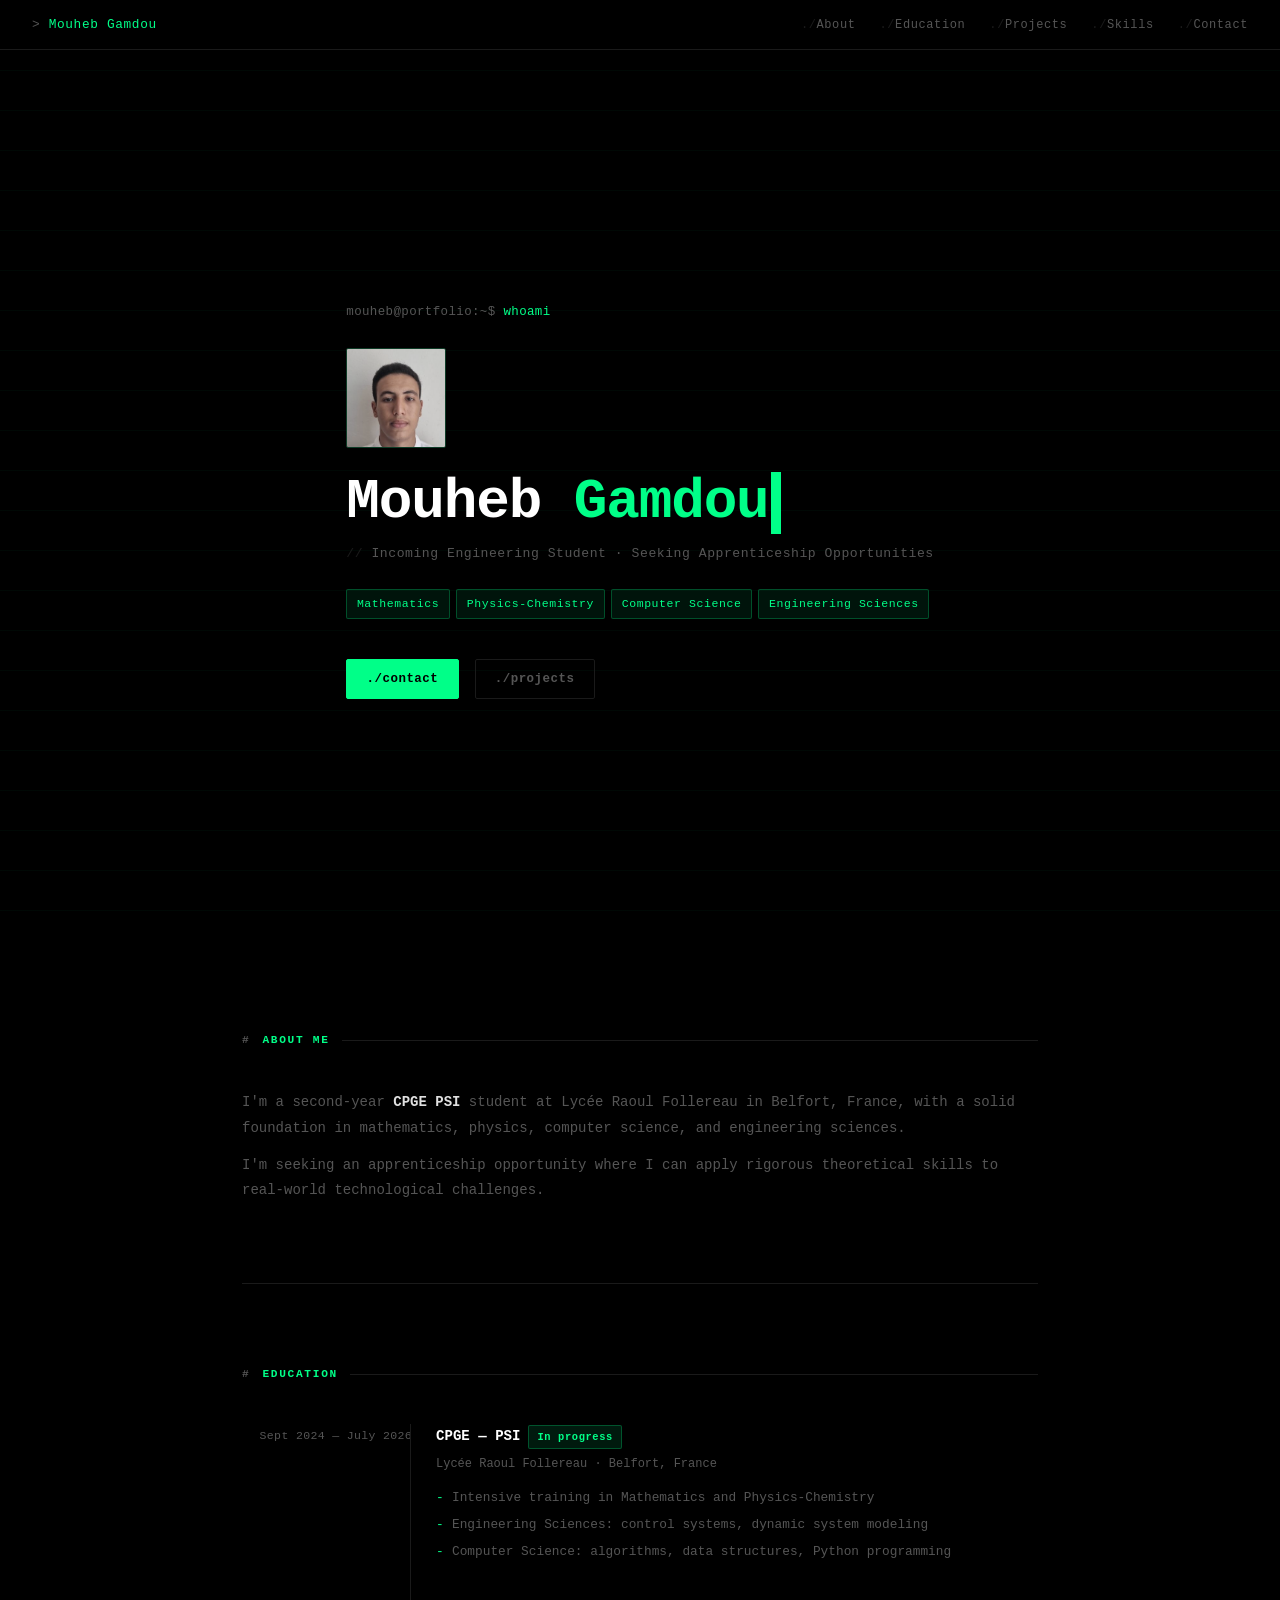
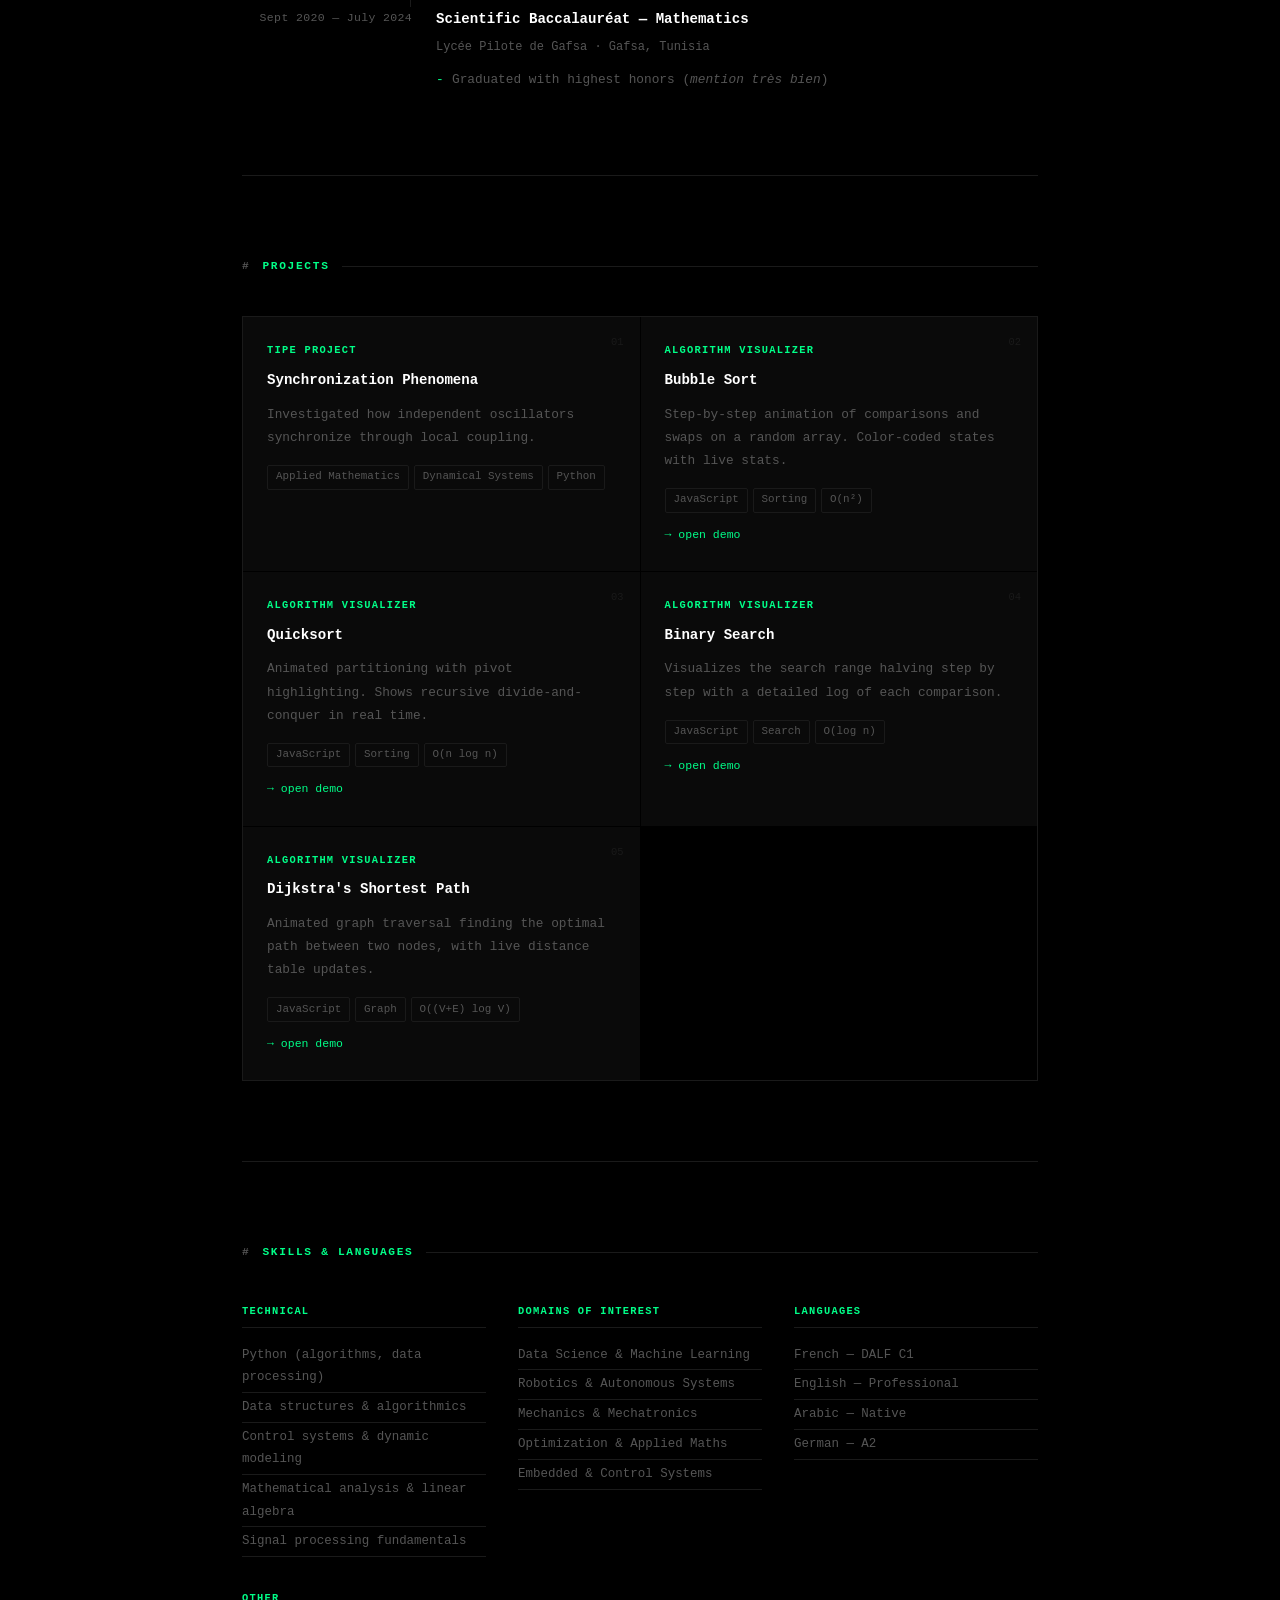
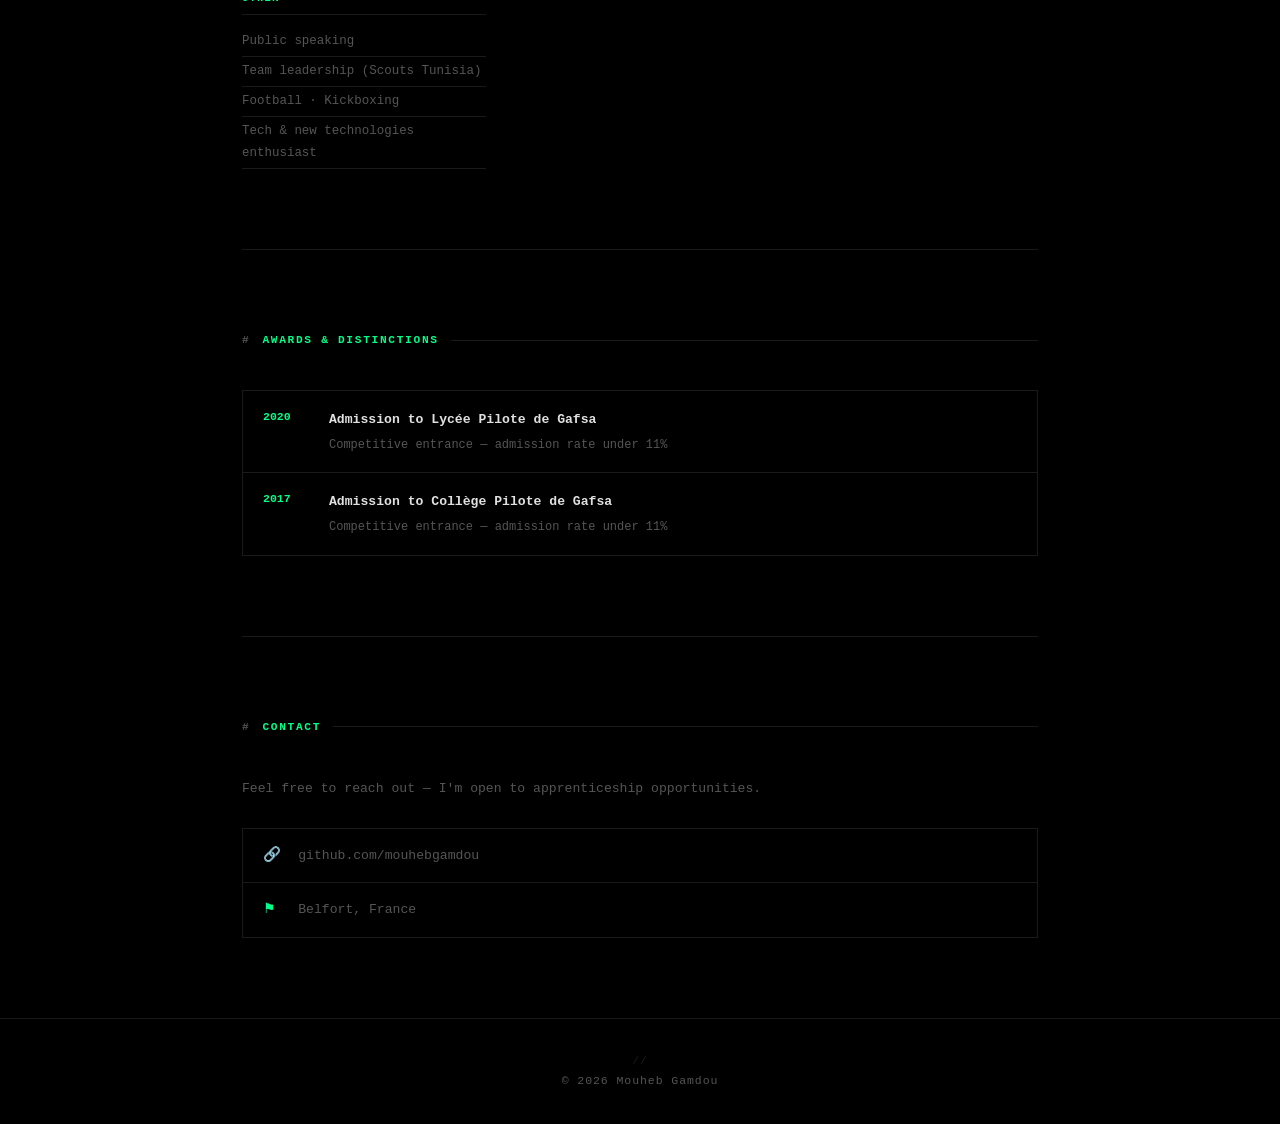
<file: index.html>
<!DOCTYPE html>
<html lang="en">
<head>
  <meta charset="UTF-8" />
  <meta name="viewport" content="width=device-width, initial-scale=1.0" />
  <title>Mouheb Gamdou</title>
  <link rel="stylesheet" href="style.css" />
</head>
<body>

  <nav>
    <span class="nav-name">Mouheb Gamdou</span>
    <ul>
      <li><a href="#about">About</a></li>
      <li><a href="#education">Education</a></li>
      <li><a href="#projects">Projects</a></li>
      <li><a href="#skills">Skills</a></li>
      <li><a href="#contact">Contact</a></li>
    </ul>
  </nav>

  <header id="hero">
    <div class="hero-content">
      <p class="hero-prompt">mouheb@portfolio:~$ <span>whoami</span></p>
      <img src="photo.png" alt="Mouheb Gamdou" class="hero-photo" />
      <h1>Mouheb <span class="accent">Gamdou</span><span class="cursor"></span></h1>
      <p class="hero-sub">Incoming Engineering Student · Seeking Apprenticeship Opportunities</p>
      <div class="hero-tags">
        <span>Mathematics</span>
        <span>Physics-Chemistry</span>
        <span>Computer Science</span>
        <span>Engineering Sciences</span>
      </div>
      <div class="hero-cta">
        <a href="#contact" class="btn-primary">./contact</a>
        <a href="#projects" class="btn-secondary">./projects</a>
      </div>
    </div>
  </header>

  <main>

    <section id="about">
      <h2>About Me</h2>
      <p>
        I'm a second-year <strong>CPGE PSI</strong> student at Lycée Raoul Follereau in Belfort, France,
        with a solid foundation in mathematics, physics, computer science, and engineering sciences.
      </p>
      <p>
        I'm seeking an apprenticeship opportunity where I can apply rigorous theoretical skills to real-world technological challenges.
      </p>
    </section>

    <section id="education">
      <h2>Education</h2>
      <div class="timeline">

        <div class="timeline-item">
          <div class="timeline-date">Sept 2024 — July 2026</div>
          <div class="timeline-body">
            <h3>CPGE — PSI <span class="tag">In progress</span></h3>
            <p class="institution">Lycée Raoul Follereau · Belfort, France</p>
            <ul>
              <li>Intensive training in Mathematics and Physics-Chemistry</li>
              <li>Engineering Sciences: control systems, dynamic system modeling</li>
              <li>Computer Science: algorithms, data structures, Python programming</li>
            </ul>
          </div>
        </div>

        <div class="timeline-item">
          <div class="timeline-date">Sept 2020 — July 2024</div>
          <div class="timeline-body">
            <h3>Scientific Baccalauréat — Mathematics</h3>
            <p class="institution">Lycée Pilote de Gafsa · Gafsa, Tunisia</p>
            <ul>
              <li>Graduated with highest honors (<em>mention très bien</em>)</li>
            </ul>
          </div>
        </div>

      </div>
    </section>

    <section id="projects">
      <h2>Projects</h2>
      <div class="card-grid">

        <div class="card" data-index="01">
          <div class="card-label">TIPE Project</div>
          <h3>Synchronization Phenomena</h3>
          <p>
            Investigated how independent oscillators synchronize through local coupling.
          </p>
          <div class="card-tags">
            <span>Applied Mathematics</span>
            <span>Dynamical Systems</span>
            <span>Python</span>
          </div>
        </div>

        <div class="card" data-index="02">
          <div class="card-label">Algorithm Visualizer</div>
          <h3>Bubble Sort</h3>
          <p>
            Step-by-step animation of comparisons and swaps on a random array. Color-coded states with live stats.
          </p>
          <div class="card-tags">
            <span>JavaScript</span>
            <span>Sorting</span>
            <span>O(n²)</span>
          </div>
          <a href="algorithms/bubble-sort.html" style="display:inline-block;margin-top:0.75rem;font-size:0.72rem;color:var(--accent);text-decoration:none;">→ open demo</a>
        </div>

        <div class="card" data-index="03">
          <div class="card-label">Algorithm Visualizer</div>
          <h3>Quicksort</h3>
          <p>
            Animated partitioning with pivot highlighting. Shows recursive divide-and-conquer in real time.
          </p>
          <div class="card-tags">
            <span>JavaScript</span>
            <span>Sorting</span>
            <span>O(n log n)</span>
          </div>
          <a href="algorithms/quicksort.html" style="display:inline-block;margin-top:0.75rem;font-size:0.72rem;color:var(--accent);text-decoration:none;">→ open demo</a>
        </div>

        <div class="card" data-index="04">
          <div class="card-label">Algorithm Visualizer</div>
          <h3>Binary Search</h3>
          <p>
            Visualizes the search range halving step by step with a detailed log of each comparison.
          </p>
          <div class="card-tags">
            <span>JavaScript</span>
            <span>Search</span>
            <span>O(log n)</span>
          </div>
          <a href="algorithms/binary-search.html" style="display:inline-block;margin-top:0.75rem;font-size:0.72rem;color:var(--accent);text-decoration:none;">→ open demo</a>
        </div>

        <div class="card" data-index="05">
          <div class="card-label">Algorithm Visualizer</div>
          <h3>Dijkstra's Shortest Path</h3>
          <p>
            Animated graph traversal finding the optimal path between two nodes, with live distance table updates.
          </p>
          <div class="card-tags">
            <span>JavaScript</span>
            <span>Graph</span>
            <span>O((V+E) log V)</span>
          </div>
          <a href="algorithms/dijkstra.html" style="display:inline-block;margin-top:0.75rem;font-size:0.72rem;color:var(--accent);text-decoration:none;">→ open demo</a>
        </div>

      </div>
    </section>

    <section id="skills">
      <h2>Skills & Languages</h2>
      <div class="skills-grid">

        <div class="skill-group">
          <h3>Technical</h3>
          <ul>
            <li>Python (algorithms, data processing)</li>
            <li>Data structures & algorithmics</li>
            <li>Control systems & dynamic modeling</li>
            <li>Mathematical analysis & linear algebra</li>
            <li>Signal processing fundamentals</li>
          </ul>
        </div>

        <div class="skill-group">
          <h3>Domains of Interest</h3>
          <ul>
            <li>Data Science & Machine Learning</li>
            <li>Robotics & Autonomous Systems</li>
            <li>Mechanics & Mechatronics</li>
            <li>Optimization & Applied Maths</li>
            <li>Embedded & Control Systems</li>
          </ul>
        </div>

        <div class="skill-group">
          <h3>Languages</h3>
          <ul>
            <li>French — DALF C1</li>
            <li>English — Professional</li>
            <li>Arabic — Native</li>
            <li>German — A2</li>
          </ul>
        </div>

        <div class="skill-group">
          <h3>Other</h3>
          <ul>
            <li>Public speaking</li>
            <li>Team leadership (Scouts Tunisia)</li>
            <li>Football · Kickboxing</li>
            <li>Tech & new technologies enthusiast</li>
          </ul>
        </div>

      </div>
    </section>

    <section id="awards">
      <h2>Awards & Distinctions</h2>
      <div class="award-list">
        <div class="award-item">
          <span class="award-year">2020</span>
          <div>
            <strong>Admission to Lycée Pilote de Gafsa</strong>
            <p>Competitive entrance — admission rate under 11%</p>
          </div>
        </div>
        <div class="award-item">
          <span class="award-year">2017</span>
          <div>
            <strong>Admission to Collège Pilote de Gafsa</strong>
            <p>Competitive entrance — admission rate under 11%</p>
          </div>
        </div>
      </div>
    </section>

    <section id="contact">
      <h2>Contact</h2>
      <p>Feel free to reach out — I'm open to apprenticeship opportunities.</p>
      <div class="contact-links">
        <a href="https://github.com/mouhebgamdou" class="contact-item" target="_blank" rel="noopener">
          <span class="contact-icon">&#128279;</span>
          github.com/mouhebgamdou
        </a>
        <span class="contact-item">
          <span class="contact-icon">&#9873;</span>
          Belfort, France
        </span>
      </div>
    </section>

  </main>

  <footer>
    <p>© 2026 Mouheb Gamdou</p>
  </footer>

  <script src="script.js"></script>
</body>
</html>
</file>
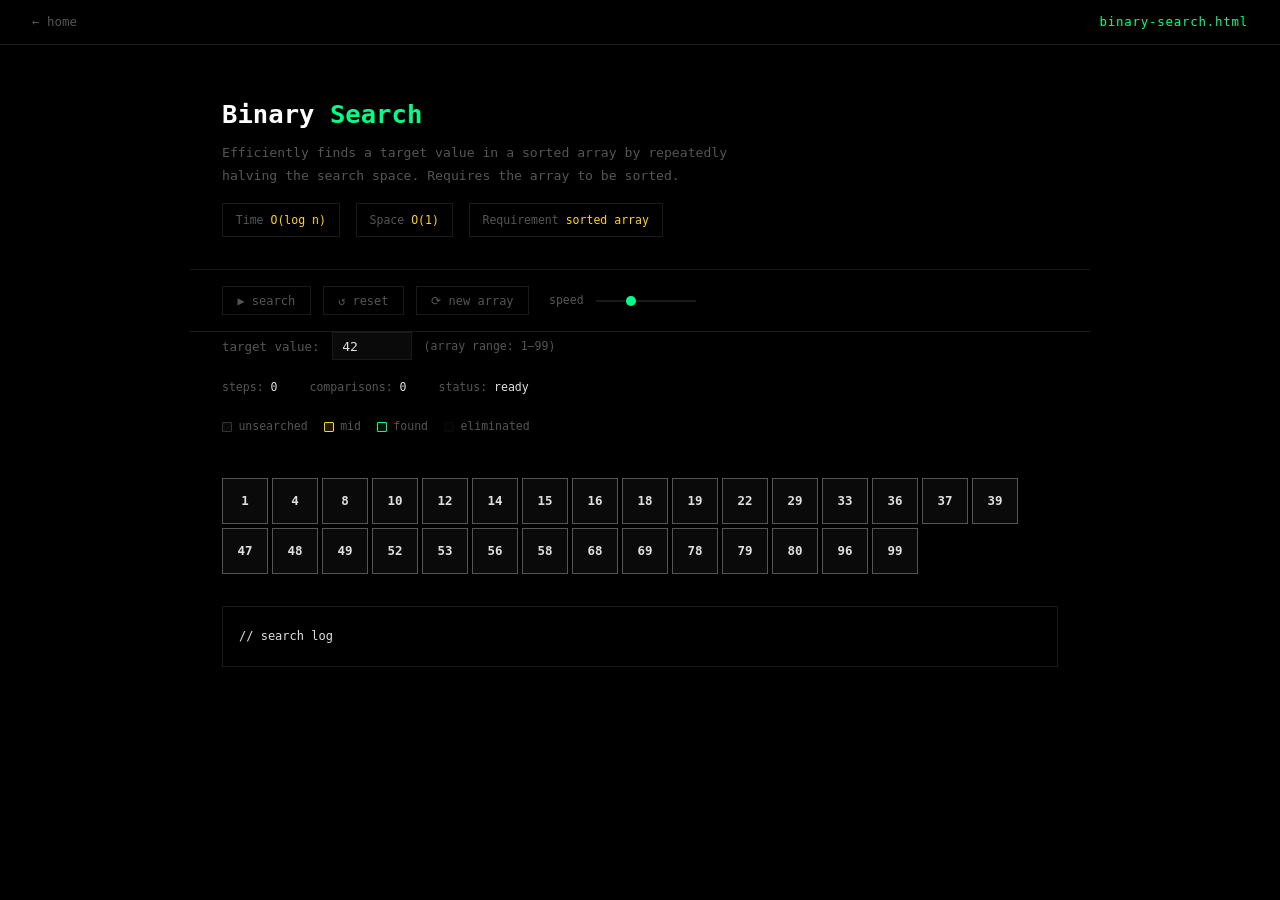
<file: algorithms/binary-search.html>
<!DOCTYPE html>
<html lang="en">
<head>
  <meta charset="UTF-8" />
  <meta name="viewport" content="width=device-width, initial-scale=1.0" />
  <title>Binary Search — Mouheb Gamdou</title>
  <link rel="stylesheet" href="style.css" />
  <style>
    .search-input-row {
      display: flex; align-items: center; gap: 0.75rem;
      padding: 0 2rem; max-width: 900px; margin: 0 auto 0.5rem;
      flex-wrap: wrap;
    }
    .search-input-row label { color: var(--muted); font-size: 0.78rem; }
    .search-input-row input[type=number] {
      background: var(--surface); border: 1px solid var(--border);
      color: var(--text); font-family: var(--mono); font-size: 0.82rem;
      padding: 0.35rem 0.6rem; width: 80px; outline: none;
    }
    .search-input-row input[type=number]:focus { border-color: var(--accent); }
    #boxes-container {
      display: flex; flex-wrap: wrap; gap: 4px;
    }
    .box {
      width: 46px; height: 46px;
      display: flex; align-items: center; justify-content: center;
      font-size: 0.78rem; font-weight: 700;
      border: 1px solid var(--border); background: #0a0a0a;
      transition: all 0.2s; position: relative;
    }
    .box.active   { border-color: var(--muted); color: var(--text); }
    .box.mid      { border-color: var(--yellow); background: var(--yellow-dim); color: var(--yellow); box-shadow: 0 0 8px var(--yellow-dim); }
    .box.found    { border-color: var(--accent); background: var(--accent-dim); color: var(--accent); box-shadow: 0 0 8px var(--accent-border); }
    .box.eliminated { opacity: 0.18; }
    .box.low-marker::before, .box.high-marker::after {
      position: absolute; bottom: -18px; font-size: 0.6rem; letter-spacing: 0.04em;
    }
    .box.low-marker::before  { content: "low";  color: var(--blue); left: 50%; transform: translateX(-50%); }
    .box.high-marker::after  { content: "high"; color: var(--red);  left: 50%; transform: translateX(-50%); }
    .box.mid-marker { }
    .box.mid-marker::before { content: "mid"; position: absolute; bottom: -18px; font-size: 0.6rem; color: var(--yellow); left: 50%; transform: translateX(-50%); }
    #step-log {
      margin-top: 2rem;
      border: 1px solid var(--border);
      padding: 1rem;
      font-size: 0.75rem;
      color: var(--muted);
      max-height: 140px;
      overflow-y: auto;
    }
    #step-log .log-line { padding: 0.2rem 0; border-bottom: 1px solid var(--border); }
    #step-log .log-line:last-child { border-bottom: none; color: var(--text); }
    #step-log .log-line .hi { color: var(--accent); }
    #step-log .log-line .warn { color: var(--yellow); }
  </style>
</head>
<body>

  <nav>
    <a class="nav-back" href="../index.html">home</a>
    <span class="nav-title">binary-search.html</span>
  </nav>

  <div class="page-header">
    <h1>Binary <span>Search</span></h1>
    <p>Efficiently finds a target value in a sorted array by repeatedly halving the search space. Requires the array to be sorted.</p>
    <div class="complexity">
      <div class="complexity-item">Time <span>O(log n)</span></div>
      <div class="complexity-item">Space <span>O(1)</span></div>
      <div class="complexity-item">Requirement <span>sorted array</span></div>
    </div>
  </div>

  <div class="controls">
    <button id="btn-play">▶ search</button>
    <button id="btn-reset">↺ reset</button>
    <button id="btn-new">⟳ new array</button>
    <span class="speed-label">speed</span>
    <input type="range" id="speed" min="1" max="10" value="4" />
  </div>

  <div class="search-input-row">
    <label>target value:</label>
    <input type="number" id="target-input" min="1" max="99" value="42" />
    <span style="color:var(--muted);font-size:0.72rem">(array range: 1–99)</span>
  </div>

  <div class="stats">
    <div>steps: <span id="stat-steps">0</span></div>
    <div>comparisons: <span id="stat-comparisons">0</span></div>
    <div>status: <span id="stat-status">ready</span></div>
  </div>

  <div class="legend">
    <div class="legend-item"><div class="legend-dot" style="background:#0a0a0a;border:1px solid #333"></div> unsearched</div>
    <div class="legend-item"><div class="legend-dot" style="background:var(--yellow-dim);border:1px solid var(--yellow)"></div> mid</div>
    <div class="legend-item"><div class="legend-dot" style="background:var(--accent-dim);border:1px solid var(--accent)"></div> found</div>
    <div class="legend-item"><div class="legend-dot" style="background:#0a0a0a;border:1px solid #222;opacity:0.3"></div> eliminated</div>
  </div>

  <div class="viz">
    <div id="boxes-container"></div>
    <div id="step-log"><div class="log-line">// search log will appear here</div></div>
  </div>

  <script>
    const N = 30;
    let arr = [], boxStates = [], running = false, steps = 0, comparisons = 0;

    const container   = document.getElementById('boxes-container');
    const btnPlay     = document.getElementById('btn-play');
    const btnReset    = document.getElementById('btn-reset');
    const btnNew      = document.getElementById('btn-new');
    const speedSlider = document.getElementById('speed');
    const targetInput = document.getElementById('target-input');
    const statSteps   = document.getElementById('stat-steps');
    const statComp    = document.getElementById('stat-comparisons');
    const statStatus  = document.getElementById('stat-status');
    const log         = document.getElementById('step-log');

    function getDelay() { return Math.round(1000 / parseInt(speedSlider.value)); }
    function sleep(ms)  { return new Promise(r => setTimeout(r, ms)); }

    function generateArray() {
      const set = new Set();
      while (set.size < N) set.add(Math.floor(Math.random() * 99) + 1);
      arr = Array.from(set).sort((a, b) => a - b);
      boxStates = new Array(N).fill('active');
      steps = 0; comparisons = 0;
      updateStats(); render(); clearLog();
    }

    function render(low = -1, high = -1, mid = -1) {
      container.innerHTML = '';
      arr.forEach((val, i) => {
        const box = document.createElement('div');
        let cls = boxStates[i];
        if (i === mid)  cls = 'mid';
        box.className = `box ${cls}`;
        if (i === low  && i !== mid) box.classList.add('low-marker');
        if (i === high && i !== mid) box.classList.add('high-marker');
        if (i === mid)  box.classList.add('mid-marker');
        box.textContent = val;
        container.appendChild(box);
      });
    }

    function updateStats() {
      statSteps.textContent = steps;
      statComp.textContent  = comparisons;
    }

    function clearLog() {
      log.innerHTML = '<div class="log-line">// search log</div>';
    }

    function addLog(msg, type = '') {
      const line = document.createElement('div');
      line.className = 'log-line';
      line.innerHTML = msg;
      log.appendChild(line);
      log.scrollTop = log.scrollHeight;
    }

    async function binarySearch() {
      running = true;
      btnPlay.disabled = true;
      statStatus.textContent = 'searching...';

      const target = parseInt(targetInput.value);
      let low = 0, high = arr.length - 1;
      let found = false;

      addLog(`searching for <span class="hi">${target}</span> in ${arr.length} elements`);

      while (low <= high && running) {
        steps++;
        const mid = Math.floor((low + high) / 2);
        comparisons++;
        updateStats();

        render(low, high, mid);
        addLog(`step ${steps}: low=<span class="hi">${low}</span> high=<span class="hi">${high}</span> mid=<span class="warn">${mid}</span> → arr[mid]=<span class="warn">${arr[mid]}</span>`);
        await sleep(getDelay());

        if (arr[mid] === target) {
          boxStates[mid] = 'found';
          render(low, high, mid);
          addLog(`✓ found <span class="hi">${target}</span> at index <span class="hi">${mid}</span>`);
          statStatus.textContent = `found at index ${mid} ✓`;
          found = true;
          break;
        } else if (arr[mid] < target) {
          for (let i = low; i <= mid; i++) boxStates[i] = 'eliminated';
          low = mid + 1;
          addLog(`arr[mid] &lt; target → search right half`);
        } else {
          for (let i = mid; i <= high; i++) boxStates[i] = 'eliminated';
          high = mid - 1;
          addLog(`arr[mid] &gt; target → search left half`);
        }

        render(low, high, -1);
        await sleep(getDelay() * 0.5);
      }

      if (!found && running) {
        statStatus.textContent = 'not found ✗';
        addLog(`✗ <span style="color:var(--red)">${target} not found</span> in array`);
      }

      running = false;
      btnPlay.disabled = false;
    }

    btnPlay.addEventListener('click',  () => { if (!running) binarySearch(); });
    btnReset.addEventListener('click', () => {
      running = false; btnPlay.disabled = false;
      statStatus.textContent = 'ready';
      boxStates = new Array(N).fill('active');
      steps = 0; comparisons = 0;
      updateStats(); render(); clearLog();
    });
    btnNew.addEventListener('click', () => {
      running = false; btnPlay.disabled = false;
      statStatus.textContent = 'ready';
      generateArray();
    });

    generateArray();
  </script>
</body>
</html>
</file>
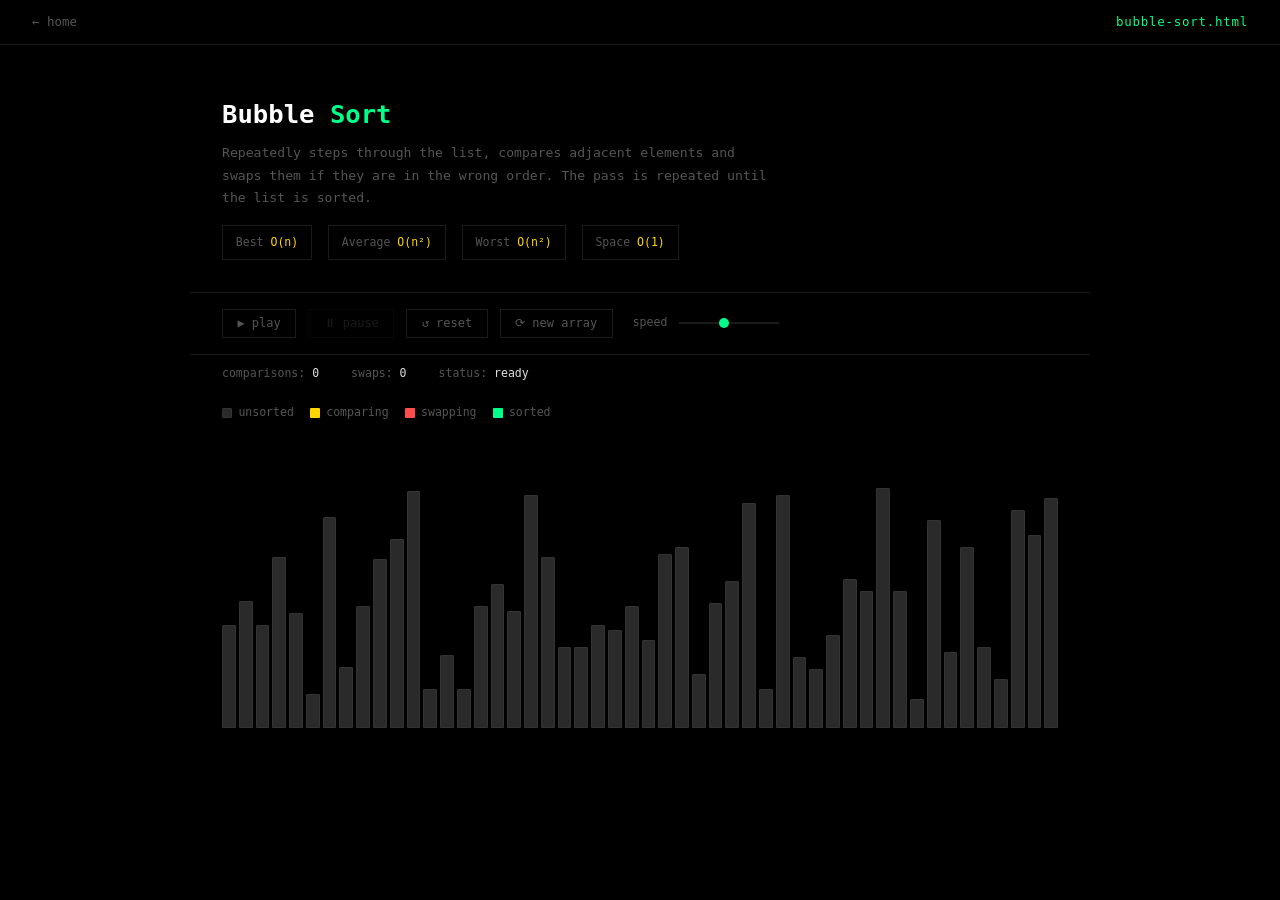
<file: algorithms/bubble-sort.html>
<!DOCTYPE html>
<html lang="en">
<head>
  <meta charset="UTF-8" />
  <meta name="viewport" content="width=device-width, initial-scale=1.0" />
  <title>Bubble Sort — Mouheb Gamdou</title>
  <link rel="stylesheet" href="style.css" />
  <style>
    #bars-container {
      display: flex;
      align-items: flex-end;
      gap: 3px;
      height: 280px;
      padding: 1rem 0;
    }
    .bar {
      flex: 1;
      border-radius: 1px 1px 0 0;
      transition: height 0.1s ease;
      position: relative;
      min-width: 4px;
    }
    .bar.default  { background: #2a2a2a; border: 1px solid #333; }
    .bar.comparing { background: var(--yellow); border-color: var(--yellow); box-shadow: 0 0 6px var(--yellow); }
    .bar.swapping  { background: var(--red);    border-color: var(--red);    box-shadow: 0 0 6px var(--red); }
    .bar.sorted    { background: var(--accent); border-color: var(--accent); }
  </style>
</head>
<body>

  <nav>
    <a class="nav-back" href="../index.html">home</a>
    <span class="nav-title">bubble-sort.html</span>
  </nav>

  <div class="page-header">
    <h1>Bubble <span>Sort</span></h1>
    <p>Repeatedly steps through the list, compares adjacent elements and swaps them if they are in the wrong order. The pass is repeated until the list is sorted.</p>
    <div class="complexity">
      <div class="complexity-item">Best <span>O(n)</span></div>
      <div class="complexity-item">Average <span>O(n²)</span></div>
      <div class="complexity-item">Worst <span>O(n²)</span></div>
      <div class="complexity-item">Space <span>O(1)</span></div>
    </div>
  </div>

  <div class="controls">
    <button id="btn-play">▶ play</button>
    <button id="btn-pause" disabled>⏸ pause</button>
    <button id="btn-reset">↺ reset</button>
    <button id="btn-new">⟳ new array</button>
    <span class="speed-label">speed</span>
    <input type="range" id="speed" min="1" max="10" value="5" />
  </div>

  <div class="stats">
    <div>comparisons: <span id="stat-comparisons">0</span></div>
    <div>swaps: <span id="stat-swaps">0</span></div>
    <div>status: <span id="stat-status">ready</span></div>
  </div>

  <div class="legend">
    <div class="legend-item"><div class="legend-dot" style="background:#2a2a2a;border:1px solid #333"></div> unsorted</div>
    <div class="legend-item"><div class="legend-dot" style="background:var(--yellow)"></div> comparing</div>
    <div class="legend-item"><div class="legend-dot" style="background:var(--red)"></div> swapping</div>
    <div class="legend-item"><div class="legend-dot" style="background:var(--accent)"></div> sorted</div>
  </div>

  <div class="viz">
    <div id="bars-container"></div>
  </div>

  <script>
    const N = 50;
    let arr = [], states = [], running = false, paused = false;
    let comparisons = 0, swaps = 0;

    const container = document.getElementById('bars-container');
    const btnPlay   = document.getElementById('btn-play');
    const btnPause  = document.getElementById('btn-pause');
    const btnReset  = document.getElementById('btn-reset');
    const btnNew    = document.getElementById('btn-new');
    const speedSlider = document.getElementById('speed');
    const statComp  = document.getElementById('stat-comparisons');
    const statSwaps = document.getElementById('stat-swaps');
    const statStatus = document.getElementById('stat-status');

    function getDelay() {
      return Math.round(600 / parseInt(speedSlider.value));
    }

    function sleep(ms) {
      return new Promise(r => setTimeout(r, ms));
    }

    async function waitIfPaused() {
      while (paused) await sleep(50);
    }

    function generateArray() {
      arr = Array.from({ length: N }, () => Math.floor(Math.random() * 90) + 10);
      states = new Array(N).fill('default');
      comparisons = 0; swaps = 0;
      updateStats();
      render();
    }

    function render() {
      container.innerHTML = '';
      const maxVal = Math.max(...arr);
      arr.forEach((val, i) => {
        const bar = document.createElement('div');
        bar.className = `bar ${states[i]}`;
        bar.style.height = `${(val / maxVal) * 240}px`;
        container.appendChild(bar);
      });
    }

    function updateStats() {
      statComp.textContent = comparisons;
      statSwaps.textContent = swaps;
    }

    async function bubbleSort() {
      running = true; paused = false;
      btnPlay.disabled = true; btnPause.disabled = false;
      statStatus.textContent = 'sorting...';

      const n = arr.length;
      for (let i = 0; i < n - 1 && running; i++) {
        for (let j = 0; j < n - i - 1 && running; j++) {
          await waitIfPaused();

          states[j] = 'comparing'; states[j + 1] = 'comparing';
          comparisons++; updateStats(); render();
          await sleep(getDelay());

          if (arr[j] > arr[j + 1]) {
            states[j] = 'swapping'; states[j + 1] = 'swapping';
            render(); await sleep(getDelay());
            [arr[j], arr[j + 1]] = [arr[j + 1], arr[j]];
            swaps++; updateStats(); render();
            await sleep(getDelay());
          }

          states[j] = 'default'; states[j + 1] = 'default';
          render();
        }
        states[n - 1 - i] = 'sorted';
        render();
      }

      if (running) {
        states[0] = 'sorted'; render();
        statStatus.textContent = 'done ✓';
      }

      running = false; paused = false;
      btnPlay.disabled = false; btnPause.disabled = true;
    }

    btnPlay.addEventListener('click', () => {
      if (!running) bubbleSort();
    });

    btnPause.addEventListener('click', () => {
      paused = !paused;
      btnPause.textContent = paused ? '▶ resume' : '⏸ pause';
      statStatus.textContent = paused ? 'paused' : 'sorting...';
    });

    btnReset.addEventListener('click', () => {
      running = false; paused = false;
      btnPlay.disabled = false; btnPause.disabled = true;
      btnPause.textContent = '⏸ pause';
      statStatus.textContent = 'ready';
      generateArray();
    });

    btnNew.addEventListener('click', () => {
      running = false; paused = false;
      btnPlay.disabled = false; btnPause.disabled = true;
      btnPause.textContent = '⏸ pause';
      statStatus.textContent = 'ready';
      generateArray();
    });

    generateArray();
  </script>
</body>
</html>
</file>
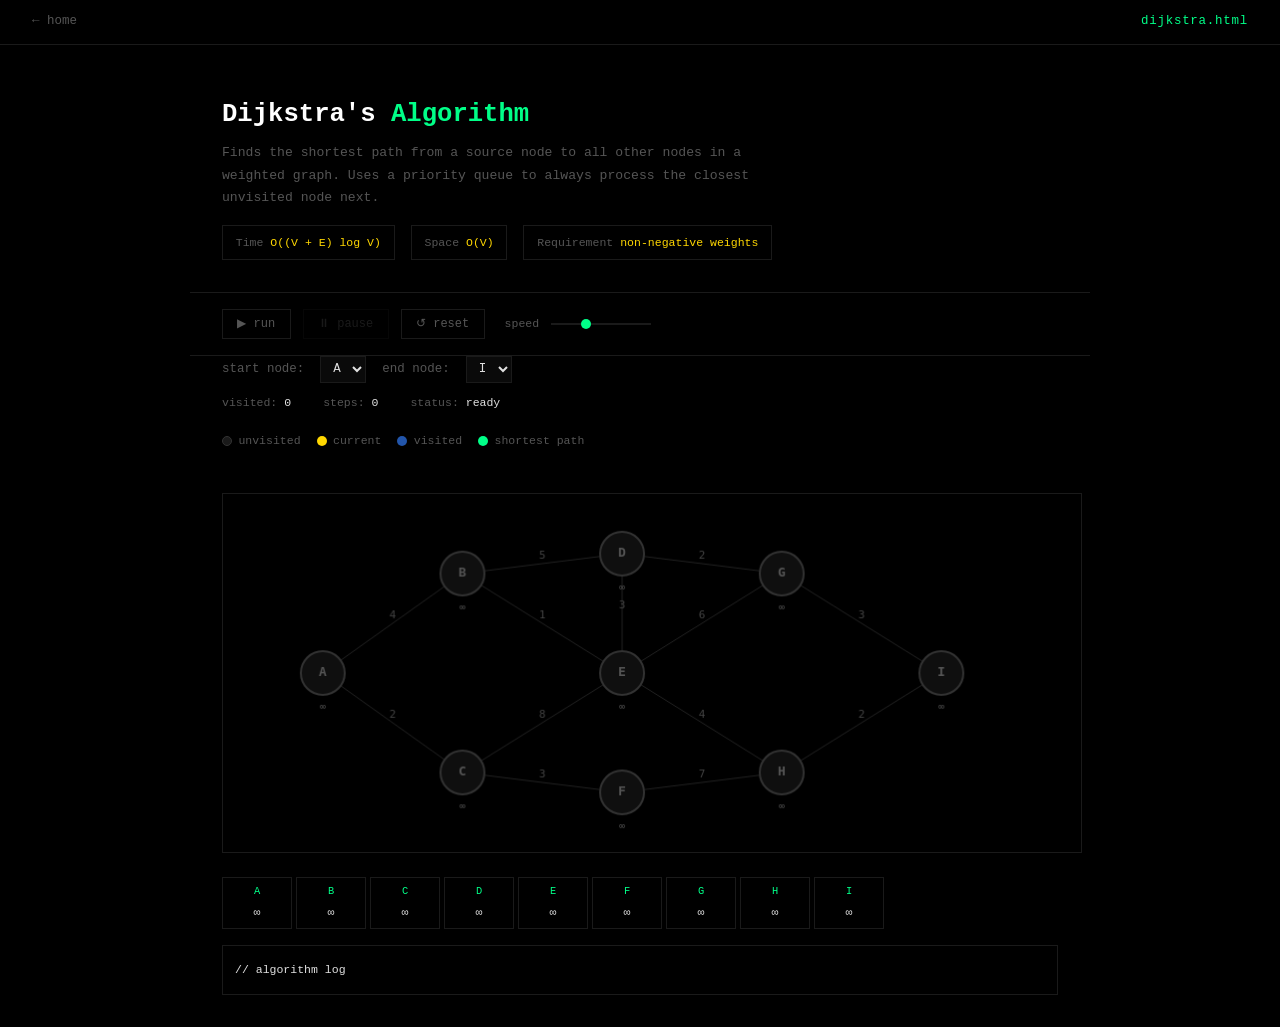
<file: algorithms/dijkstra.html>
<!DOCTYPE html>
<html lang="en">
<head>
  <meta charset="UTF-8" />
  <meta name="viewport" content="width=device-width, initial-scale=1.0" />
  <title>Dijkstra's Algorithm — Mouheb Gamdou</title>
  <link rel="stylesheet" href="style.css" />
  <style>
    canvas { display: block; background: #000; border: 1px solid var(--border); }
    .node-select-row {
      display: flex; align-items: center; gap: 1rem; flex-wrap: wrap;
      padding: 0 2rem; max-width: 900px; margin: 0 auto 0;
    }
    .node-select-row label { color: var(--muted); font-size: 0.78rem; }
    select {
      background: var(--surface); border: 1px solid var(--border);
      color: var(--text); font-family: var(--mono); font-size: 0.78rem;
      padding: 0.3rem 0.5rem; outline: none; cursor: pointer;
    }
    select:focus { border-color: var(--accent); }
    #dist-table {
      margin-top: 1.5rem;
      display: flex; flex-wrap: wrap; gap: 4px;
    }
    .dist-cell {
      border: 1px solid var(--border); padding: 0.35rem 0.6rem;
      font-size: 0.72rem; min-width: 70px; text-align: center;
      transition: all 0.3s;
    }
    .dist-cell .node-label { color: var(--accent); display: block; font-size: 0.65rem; margin-bottom: 0.1rem; }
    .dist-cell .dist-val { color: var(--text); }
    .dist-cell.updated { border-color: var(--accent); background: var(--accent-dim); }
    .dist-cell.final { border-color: var(--accent); background: var(--accent-dim); }
    #step-log {
      margin-top: 1rem; border: 1px solid var(--border); padding: 0.75rem;
      font-size: 0.72rem; color: var(--muted); max-height: 100px; overflow-y: auto;
    }
    .log-line { padding: 0.15rem 0; border-bottom: 1px solid var(--border); }
    .log-line:last-child { border-bottom: none; color: var(--text); }
    .hi { color: var(--accent); }
    .warn { color: var(--yellow); }
  </style>
</head>
<body>

  <nav>
    <a class="nav-back" href="../index.html">home</a>
    <span class="nav-title">dijkstra.html</span>
  </nav>

  <div class="page-header">
    <h1>Dijkstra's <span>Algorithm</span></h1>
    <p>Finds the shortest path from a source node to all other nodes in a weighted graph. Uses a priority queue to always process the closest unvisited node next.</p>
    <div class="complexity">
      <div class="complexity-item">Time <span>O((V + E) log V)</span></div>
      <div class="complexity-item">Space <span>O(V)</span></div>
      <div class="complexity-item">Requirement <span>non-negative weights</span></div>
    </div>
  </div>

  <div class="controls">
    <button id="btn-play">▶ run</button>
    <button id="btn-pause" disabled>⏸ pause</button>
    <button id="btn-reset">↺ reset</button>
    <span class="speed-label">speed</span>
    <input type="range" id="speed" min="1" max="10" value="4" />
  </div>

  <div class="node-select-row">
    <label>start node:</label>
    <select id="start-select"></select>
    <label>end node:</label>
    <select id="end-select"></select>
  </div>

  <div class="stats">
    <div>visited: <span id="stat-visited">0</span></div>
    <div>steps: <span id="stat-steps">0</span></div>
    <div>status: <span id="stat-status">ready</span></div>
  </div>

  <div class="legend">
    <div class="legend-item"><div class="legend-dot" style="background:#1a1a1a;border:1px solid #333;border-radius:50%"></div> unvisited</div>
    <div class="legend-item"><div class="legend-dot" style="background:var(--yellow);border-radius:50%"></div> current</div>
    <div class="legend-item"><div class="legend-dot" style="background:#2255aa;border-radius:50%"></div> visited</div>
    <div class="legend-item"><div class="legend-dot" style="background:var(--accent);border-radius:50%"></div> shortest path</div>
  </div>

  <div class="viz">
    <canvas id="canvas" width="860" height="360"></canvas>
    <div id="dist-table"></div>
    <div id="step-log"><div class="log-line">// algorithm log</div></div>
  </div>

  <script>
    const canvas = document.getElementById('canvas');
    const ctx    = canvas.getContext('2d');

    // Responsive canvas
    function resizeCanvas() {
      const w = Math.min(860, canvas.parentElement.clientWidth - 32);
      canvas.style.width  = w + 'px';
      canvas.style.height = Math.round(w * 360 / 860) + 'px';
    }
    resizeCanvas();
    window.addEventListener('resize', resizeCanvas);

    // Graph definition
    const nodes = [
      { id: 'A', x: 100, y: 180 },
      { id: 'B', x: 240, y:  80 },
      { id: 'C', x: 240, y: 280 },
      { id: 'D', x: 400, y:  60 },
      { id: 'E', x: 400, y: 180 },
      { id: 'F', x: 400, y: 300 },
      { id: 'G', x: 560, y:  80 },
      { id: 'H', x: 560, y: 280 },
      { id: 'I', x: 720, y: 180 },
    ];

    const edges = [
      { from: 'A', to: 'B', w: 4 },
      { from: 'A', to: 'C', w: 2 },
      { from: 'B', to: 'D', w: 5 },
      { from: 'B', to: 'E', w: 1 },
      { from: 'C', to: 'E', w: 8 },
      { from: 'C', to: 'F', w: 3 },
      { from: 'D', to: 'G', w: 2 },
      { from: 'E', to: 'G', w: 6 },
      { from: 'E', to: 'H', w: 4 },
      { from: 'F', to: 'H', w: 7 },
      { from: 'G', to: 'I', w: 3 },
      { from: 'H', to: 'I', w: 2 },
      { from: 'D', to: 'E', w: 3 },
    ];

    // Build adjacency
    function getNeighbors(id) {
      const result = [];
      edges.forEach(e => {
        if (e.from === id) result.push({ node: e.to,   weight: e.w });
        if (e.to   === id) result.push({ node: e.from, weight: e.w });
      });
      return result;
    }

    // State
    let nodeStates = {}, pathEdges = new Set(), activeEdge = null;
    let dist = {}, prev = {};
    let running = false, paused = false, steps = 0, visited = 0;

    const btnPlay    = document.getElementById('btn-play');
    const btnPause   = document.getElementById('btn-pause');
    const btnReset   = document.getElementById('btn-reset');
    const speedSlider = document.getElementById('speed');
    const startSel   = document.getElementById('start-select');
    const endSel     = document.getElementById('end-select');
    const statVisited = document.getElementById('stat-visited');
    const statSteps  = document.getElementById('stat-steps');
    const statStatus = document.getElementById('stat-status');
    const distTable  = document.getElementById('dist-table');
    const stepLog    = document.getElementById('step-log');

    // Populate selects
    nodes.forEach(n => {
      const o1 = document.createElement('option'); o1.value = n.id; o1.textContent = n.id;
      const o2 = document.createElement('option'); o2.value = n.id; o2.textContent = n.id;
      startSel.appendChild(o1); endSel.appendChild(o2);
    });
    endSel.value = 'I';

    function getDelay() { return Math.round(900 / parseInt(speedSlider.value)); }
    function sleep(ms)  { return new Promise(r => setTimeout(r, ms)); }
    async function waitIfPaused() { while (paused) await sleep(50); }

    function resetState() {
      nodeStates = {};
      nodes.forEach(n => nodeStates[n.id] = 'unvisited');
      pathEdges.clear(); activeEdge = null;
      dist = {}; prev = {};
      nodes.forEach(n => { dist[n.id] = Infinity; prev[n.id] = null; });
      steps = 0; visited = 0;
      statVisited.textContent = 0; statSteps.textContent = 0;
      statStatus.textContent = 'ready';
      clearLog(); updateDistTable(); draw();
    }

    function clearLog() {
      stepLog.innerHTML = '<div class="log-line">// algorithm log</div>';
    }

    function addLog(msg) {
      const line = document.createElement('div');
      line.className = 'log-line'; line.innerHTML = msg;
      stepLog.appendChild(line);
      stepLog.scrollTop = stepLog.scrollHeight;
    }

    function updateDistTable() {
      distTable.innerHTML = '';
      nodes.forEach(n => {
        const cell = document.createElement('div');
        cell.className = 'dist-cell';
        cell.id = `dist-${n.id}`;
        cell.innerHTML = `<span class="node-label">${n.id}</span><span class="dist-val">${dist[n.id] === Infinity ? '∞' : dist[n.id]}</span>`;
        if (nodeStates[n.id] === 'path') cell.classList.add('final');
        distTable.appendChild(cell);
      });
    }

    function flashDist(id) {
      const cell = document.getElementById(`dist-${id}`);
      if (!cell) return;
      cell.classList.add('updated');
      setTimeout(() => cell.classList.remove('updated'), 400);
      cell.querySelector('.dist-val').textContent = dist[id] === Infinity ? '∞' : dist[id];
    }

    function nodePos(id) { return nodes.find(n => n.id === id); }

    function draw() {
      ctx.clearRect(0, 0, canvas.width, canvas.height);

      // Draw edges
      edges.forEach(e => {
        const a = nodePos(e.from), b = nodePos(e.to);
        const key1 = `${e.from}-${e.to}`, key2 = `${e.to}-${e.from}`;
        const isPath   = pathEdges.has(key1) || pathEdges.has(key2);
        const isActive = activeEdge && (activeEdge === key1 || activeEdge === key2);

        ctx.beginPath();
        ctx.moveTo(a.x, a.y); ctx.lineTo(b.x, b.y);
        ctx.lineWidth   = isPath ? 3 : 1;
        ctx.strokeStyle = isPath ? '#00ff88' : isActive ? '#ffd700' : '#222';
        ctx.stroke();

        // Weight label
        const mx = (a.x + b.x) / 2, my = (a.y + b.y) / 2;
        ctx.fillStyle = isPath ? '#00ff88' : isActive ? '#ffd700' : '#444';
        ctx.font = '11px SF Mono, Fira Code, monospace';
        ctx.textAlign = 'center'; ctx.textBaseline = 'middle';
        ctx.fillText(e.w, mx, my - 8);
      });

      // Draw nodes
      nodes.forEach(n => {
        const state = nodeStates[n.id];
        let fill = '#0f0f0f', stroke = '#333', textColor = '#555';

        if (state === 'current') { fill = '#332200'; stroke = '#ffd700'; textColor = '#ffd700'; }
        else if (state === 'visited') { fill = '#0a1a33'; stroke = '#2255aa'; textColor = '#4488cc'; }
        else if (state === 'path') { fill = '#001a0f'; stroke = '#00ff88'; textColor = '#00ff88'; }

        ctx.beginPath();
        ctx.arc(n.x, n.y, 22, 0, Math.PI * 2);
        ctx.fillStyle = fill; ctx.fill();
        ctx.lineWidth = 2; ctx.strokeStyle = stroke; ctx.stroke();

        ctx.fillStyle = textColor;
        ctx.font = 'bold 13px SF Mono, Fira Code, monospace';
        ctx.textAlign = 'center'; ctx.textBaseline = 'middle';
        ctx.fillText(n.id, n.x, n.y);

        // Distance label
        const d = dist[n.id];
        ctx.fillStyle = state === 'path' ? '#00ff88' : '#555';
        ctx.font = '10px SF Mono, Fira Code, monospace';
        ctx.fillText(d === Infinity ? '∞' : d, n.x, n.y + 34);
      });
    }

    function tracePath(endId) {
      let cur = endId;
      while (cur !== null) {
        nodeStates[cur] = 'path';
        if (prev[cur] !== null) {
          pathEdges.add(`${prev[cur]}-${cur}`);
          pathEdges.add(`${cur}-${prev[cur]}`);
        }
        cur = prev[cur];
      }
    }

    async function dijkstra() {
      running = true; paused = false;
      btnPlay.disabled = true; btnPause.disabled = false;
      statStatus.textContent = 'running...';

      const startId = startSel.value;
      const endId   = endSel.value;

      dist[startId] = 0;
      updateDistTable(); draw();
      addLog(`start: <span class="hi">${startId}</span> → target: <span class="hi">${endId}</span>`);

      const pq = [{ id: startId, d: 0 }];
      const visitedSet = new Set();

      while (pq.length > 0 && running) {
        await waitIfPaused();

        pq.sort((a, b) => a.d - b.d);
        const { id: cur } = pq.shift();
        if (visitedSet.has(cur)) continue;
        visitedSet.add(cur);

        steps++; visited++;
        statSteps.textContent = steps;
        statVisited.textContent = visited;

        nodeStates[cur] = 'current';
        draw();
        addLog(`visiting <span class="warn">${cur}</span> — dist: <span class="hi">${dist[cur]}</span>`);
        await sleep(getDelay());

        if (cur === endId) break;

        const neighbors = getNeighbors(cur);
        for (const { node: nb, weight } of neighbors) {
          if (visitedSet.has(nb) || !running) continue;

          activeEdge = `${cur}-${nb}`;
          draw();
          await sleep(getDelay() * 0.4);

          const newDist = dist[cur] + weight;
          if (newDist < dist[nb]) {
            dist[nb] = newDist;
            prev[nb] = cur;
            pq.push({ id: nb, d: newDist });
            flashDist(nb);
            addLog(`  relax ${cur}→<span class="hi">${nb}</span>: dist=<span class="hi">${newDist}</span>`);
          }
          activeEdge = null;
        }

        nodeStates[cur] = 'visited';
        draw(); updateDistTable();
        await sleep(getDelay() * 0.3);
      }

      if (running) {
        tracePath(endId);
        draw(); updateDistTable();
        const d = dist[endId];
        if (d === Infinity) {
          addLog(`✗ no path from ${startId} to ${endId}`);
          statStatus.textContent = 'no path found';
        } else {
          const path = [];
          let cur = endId;
          while (cur) { path.unshift(cur); cur = prev[cur]; }
          addLog(`✓ shortest path: <span class="hi">${path.join(' → ')}</span> (cost: <span class="hi">${d}</span>)`);
          statStatus.textContent = `done — cost: ${d} ✓`;
        }
      }

      running = false; paused = false;
      btnPlay.disabled = false; btnPause.disabled = true;
    }

    btnPlay.addEventListener('click', () => { if (!running) dijkstra(); });
    btnPause.addEventListener('click', () => {
      paused = !paused;
      btnPause.textContent = paused ? '▶ resume' : '⏸ pause';
      statStatus.textContent = paused ? 'paused' : 'running...';
    });
    btnReset.addEventListener('click', () => {
      running = false; paused = false;
      btnPlay.disabled = false; btnPause.disabled = true;
      btnPause.textContent = '⏸ pause';
      resetState();
    });

    resetState();
  </script>
</body>
</html>
</file>
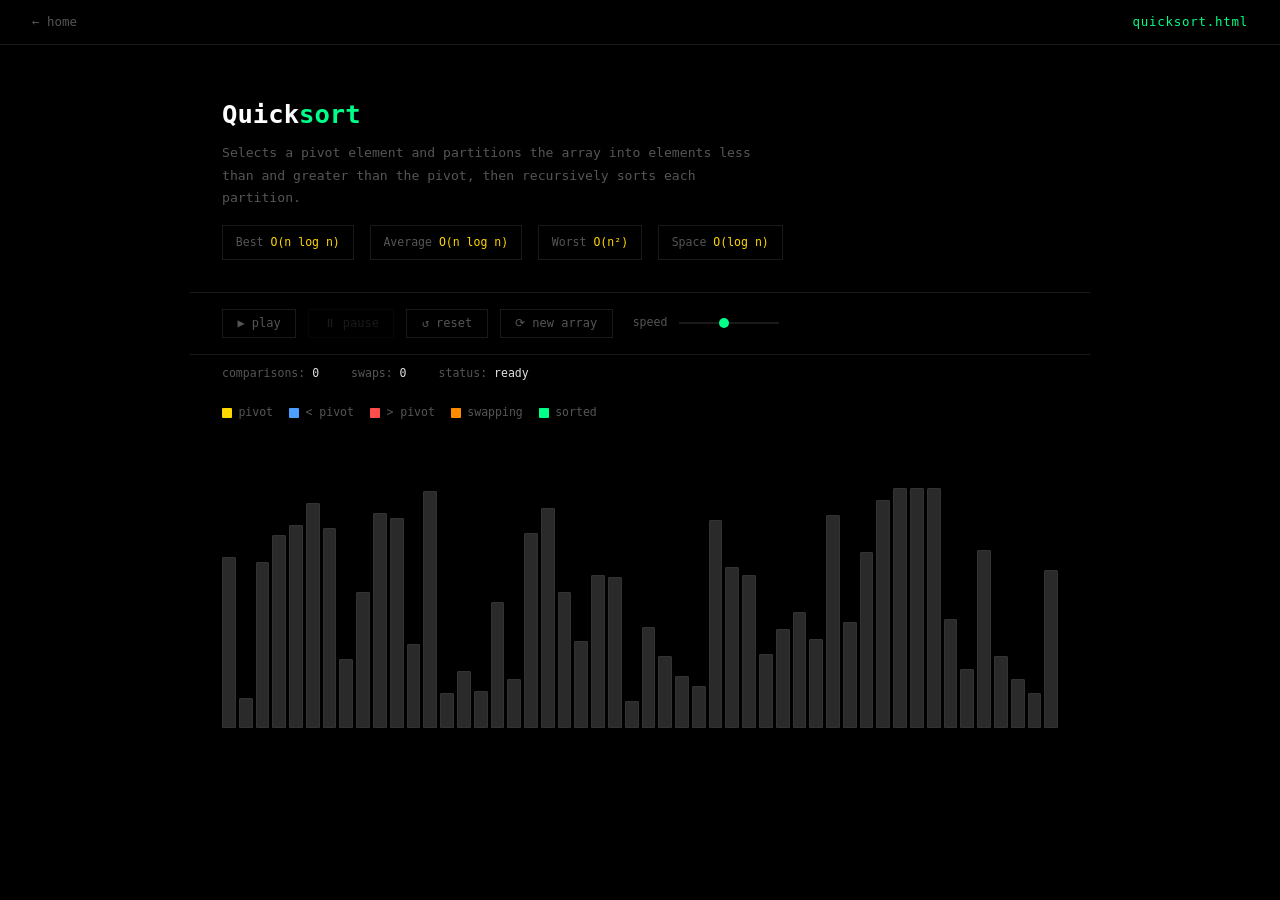
<file: algorithms/quicksort.html>
<!DOCTYPE html>
<html lang="en">
<head>
  <meta charset="UTF-8" />
  <meta name="viewport" content="width=device-width, initial-scale=1.0" />
  <title>Quicksort — Mouheb Gamdou</title>
  <link rel="stylesheet" href="style.css" />
  <style>
    #bars-container {
      display: flex;
      align-items: flex-end;
      gap: 3px;
      height: 280px;
      padding: 1rem 0;
    }
    .bar {
      flex: 1;
      border-radius: 1px 1px 0 0;
      transition: height 0.08s ease;
      min-width: 4px;
    }
    .bar.default   { background: #2a2a2a; border: 1px solid #333; }
    .bar.pivot     { background: var(--yellow); border-color: var(--yellow); box-shadow: 0 0 8px var(--yellow); }
    .bar.less      { background: var(--blue);   border-color: var(--blue); }
    .bar.greater   { background: var(--red);    border-color: var(--red); }
    .bar.swapping  { background: #ff8c00;       border-color: #ff8c00; box-shadow: 0 0 6px #ff8c00; }
    .bar.sorted    { background: var(--accent); border-color: var(--accent); }
    .bar.active-range { border-bottom: 2px solid var(--accent); }
  </style>
</head>
<body>

  <nav>
    <a class="nav-back" href="../index.html">home</a>
    <span class="nav-title">quicksort.html</span>
  </nav>

  <div class="page-header">
    <h1>Quick<span>sort</span></h1>
    <p>Selects a pivot element and partitions the array into elements less than and greater than the pivot, then recursively sorts each partition.</p>
    <div class="complexity">
      <div class="complexity-item">Best <span>O(n log n)</span></div>
      <div class="complexity-item">Average <span>O(n log n)</span></div>
      <div class="complexity-item">Worst <span>O(n²)</span></div>
      <div class="complexity-item">Space <span>O(log n)</span></div>
    </div>
  </div>

  <div class="controls">
    <button id="btn-play">▶ play</button>
    <button id="btn-pause" disabled>⏸ pause</button>
    <button id="btn-reset">↺ reset</button>
    <button id="btn-new">⟳ new array</button>
    <span class="speed-label">speed</span>
    <input type="range" id="speed" min="1" max="10" value="5" />
  </div>

  <div class="stats">
    <div>comparisons: <span id="stat-comparisons">0</span></div>
    <div>swaps: <span id="stat-swaps">0</span></div>
    <div>status: <span id="stat-status">ready</span></div>
  </div>

  <div class="legend">
    <div class="legend-item"><div class="legend-dot" style="background:var(--yellow)"></div> pivot</div>
    <div class="legend-item"><div class="legend-dot" style="background:var(--blue)"></div> &lt; pivot</div>
    <div class="legend-item"><div class="legend-dot" style="background:var(--red)"></div> &gt; pivot</div>
    <div class="legend-item"><div class="legend-dot" style="background:#ff8c00"></div> swapping</div>
    <div class="legend-item"><div class="legend-dot" style="background:var(--accent)"></div> sorted</div>
  </div>

  <div class="viz">
    <div id="bars-container"></div>
  </div>

  <script>
    const N = 50;
    let arr = [], states = [], running = false, paused = false;
    let comparisons = 0, swaps = 0;

    const container  = document.getElementById('bars-container');
    const btnPlay    = document.getElementById('btn-play');
    const btnPause   = document.getElementById('btn-pause');
    const btnReset   = document.getElementById('btn-reset');
    const btnNew     = document.getElementById('btn-new');
    const speedSlider = document.getElementById('speed');
    const statComp   = document.getElementById('stat-comparisons');
    const statSwaps  = document.getElementById('stat-swaps');
    const statStatus = document.getElementById('stat-status');

    function getDelay() { return Math.round(500 / parseInt(speedSlider.value)); }
    function sleep(ms) { return new Promise(r => setTimeout(r, ms)); }
    async function waitIfPaused() { while (paused) await sleep(50); }

    function generateArray() {
      arr = Array.from({ length: N }, () => Math.floor(Math.random() * 90) + 10);
      states = new Array(N).fill('default');
      comparisons = 0; swaps = 0;
      updateStats(); render();
    }

    function render() {
      container.innerHTML = '';
      const maxVal = Math.max(...arr);
      arr.forEach((val, i) => {
        const bar = document.createElement('div');
        bar.className = `bar ${states[i]}`;
        bar.style.height = `${(val / maxVal) * 240}px`;
        container.appendChild(bar);
      });
    }

    function updateStats() {
      statComp.textContent = comparisons;
      statSwaps.textContent = swaps;
    }

    async function partition(low, high) {
      const pivotVal = arr[high];
      states[high] = 'pivot';
      let i = low - 1;

      for (let j = low; j < high && running; j++) {
        await waitIfPaused();
        comparisons++;
        updateStats();

        if (arr[j] <= pivotVal) {
          states[j] = 'less';
        } else {
          states[j] = 'greater';
        }
        render();
        await sleep(getDelay());

        if (arr[j] < pivotVal) {
          i++;
          states[i] = 'swapping'; states[j] = 'swapping';
          render(); await sleep(getDelay());
          [arr[i], arr[j]] = [arr[j], arr[i]];
          swaps++; updateStats();
          states[i] = 'less'; states[j] = 'less';
          render();
        }
      }

      // Place pivot
      states[i + 1] = 'swapping'; states[high] = 'swapping';
      render(); await sleep(getDelay());
      [arr[i + 1], arr[high]] = [arr[high], arr[i + 1]];
      swaps++; updateStats();

      // Reset range colors
      for (let k = low; k <= high; k++) {
        if (k !== i + 1) states[k] = 'default';
      }
      states[i + 1] = 'sorted';
      render();

      return i + 1;
    }

    async function quickSort(low, high) {
      if (!running || low >= high) return;
      const pi = await partition(low, high);
      await quickSort(low, pi - 1);
      await quickSort(pi + 1, high);
    }

    async function startSort() {
      running = true; paused = false;
      btnPlay.disabled = true; btnPause.disabled = false;
      statStatus.textContent = 'sorting...';

      await quickSort(0, arr.length - 1);

      if (running) {
        states = states.map(s => s === 'default' ? 'sorted' : s);
        render();
        statStatus.textContent = 'done ✓';
      }
      running = false; paused = false;
      btnPlay.disabled = false; btnPause.disabled = true;
    }

    btnPlay.addEventListener('click', () => { if (!running) startSort(); });
    btnPause.addEventListener('click', () => {
      paused = !paused;
      btnPause.textContent = paused ? '▶ resume' : '⏸ pause';
      statStatus.textContent = paused ? 'paused' : 'sorting...';
    });
    btnReset.addEventListener('click', () => {
      running = false; paused = false;
      btnPlay.disabled = false; btnPause.disabled = true;
      btnPause.textContent = '⏸ pause'; statStatus.textContent = 'ready';
      generateArray();
    });
    btnNew.addEventListener('click', () => {
      running = false; paused = false;
      btnPlay.disabled = false; btnPause.disabled = true;
      btnPause.textContent = '⏸ pause'; statStatus.textContent = 'ready';
      generateArray();
    });

    generateArray();
  </script>
</body>
</html>
</file>
<file: style.css>
/* ── Reset & Base ── */
*, *::before, *::after { box-sizing: border-box; margin: 0; padding: 0; }

:root {
  --bg: #000000;
  --surface: #0a0a0a;
  --border: #1a1a1a;
  --text: #e0e0e0;
  --muted: #555;
  --accent: #00ff88;
  --accent-dim: rgba(0, 255, 136, 0.08);
  --accent-border: rgba(0, 255, 136, 0.25);
  --red: #ff4d4d;
  --yellow: #ffd700;
  --radius: 2px;
  --max-width: 860px;
  --mono: "SF Mono", "Fira Code", "Cascadia Code", "Consolas", monospace;
}

html { scroll-behavior: smooth; }

body {
  background: var(--bg);
  color: var(--text);
  font-family: var(--mono);
  font-size: 14px;
  line-height: 1.8;
}

/* ── Scrollbar ── */
::-webkit-scrollbar { width: 4px; }
::-webkit-scrollbar-track { background: var(--bg); }
::-webkit-scrollbar-thumb { background: var(--accent); border-radius: 2px; }

/* ── Nav ── */
nav {
  position: sticky;
  top: 0;
  z-index: 100;
  display: flex;
  align-items: center;
  justify-content: space-between;
  padding: 0.75rem 2rem;
  background: rgba(0,0,0,0.92);
  backdrop-filter: blur(10px);
  border-bottom: 1px solid var(--border);
}

.nav-name {
  font-size: 0.8rem;
  color: var(--accent);
  letter-spacing: 0.05em;
}

.nav-name::before { content: "> "; color: var(--muted); }

nav ul { display: flex; gap: 1.5rem; list-style: none; }

nav a {
  color: var(--muted);
  text-decoration: none;
  font-size: 0.75rem;
  letter-spacing: 0.05em;
  transition: color 0.15s;
}

nav a::before { content: "./"; color: var(--border); transition: color 0.15s; }
nav a:hover { color: var(--accent); }
nav a:hover::before { color: var(--accent); }

/* ── Hero ── */
#hero {
  display: flex;
  align-items: center;
  justify-content: center;
  min-height: 100vh;
  padding: 4rem 2rem;
  text-align: left;
  position: relative;
  overflow: hidden;
}

#hero::before {
  content: "";
  position: absolute;
  inset: 0;
  background:
    repeating-linear-gradient(
      0deg,
      transparent,
      transparent 39px,
      rgba(0,255,136,0.03) 39px,
      rgba(0,255,136,0.03) 40px
    );
  pointer-events: none;
}

.hero-content { max-width: 680px; position: relative; }

.hero-prompt {
  color: var(--muted);
  font-size: 0.78rem;
  margin-bottom: 1.5rem;
  letter-spacing: 0.03em;
}

.hero-prompt span { color: var(--accent); }

.hero-photo {
  width: 100px;
  height: 100px;
  border-radius: var(--radius);
  object-fit: cover;
  object-position: center top;
  border: 1px solid var(--accent-border);
  filter: grayscale(30%);
  margin-bottom: 1.5rem;
  display: block;
}

#hero h1 {
  font-size: clamp(2rem, 5vw, 3.5rem);
  font-weight: 700;
  letter-spacing: -0.02em;
  line-height: 1.1;
  margin-bottom: 0.5rem;
  color: #fff;
}

.accent { color: var(--accent); }

.hero-sub {
  color: var(--muted);
  font-size: 0.82rem;
  margin-bottom: 1.5rem;
  letter-spacing: 0.04em;
}

.hero-sub::before { content: "// "; color: var(--border); }

.hero-tags {
  display: flex;
  flex-wrap: wrap;
  gap: 0.4rem;
  margin-bottom: 2.5rem;
}

.hero-tags span {
  border: 1px solid var(--accent-border);
  background: var(--accent-dim);
  color: var(--accent);
  border-radius: var(--radius);
  padding: 0.2rem 0.6rem;
  font-size: 0.72rem;
  letter-spacing: 0.05em;
}

.hero-cta { display: flex; gap: 1rem; flex-wrap: wrap; }

.btn-primary, .btn-secondary {
  padding: 0.5rem 1.2rem;
  border-radius: var(--radius);
  font-family: var(--mono);
  font-size: 0.78rem;
  font-weight: 600;
  text-decoration: none;
  letter-spacing: 0.04em;
  transition: all 0.15s;
}

.btn-primary {
  background: var(--accent);
  color: #000;
  border: 1px solid var(--accent);
}

.btn-primary:hover { background: transparent; color: var(--accent); }

.btn-secondary {
  background: transparent;
  border: 1px solid var(--border);
  color: var(--muted);
}

.btn-secondary:hover { border-color: var(--accent); color: var(--accent); }

/* ── Cursor blink ── */
.cursor {
  display: inline-block;
  width: 10px;
  height: 1.1em;
  background: var(--accent);
  vertical-align: text-bottom;
  animation: blink 1s step-end infinite;
  margin-left: 2px;
}

@keyframes blink {
  0%, 100% { opacity: 1; }
  50% { opacity: 0; }
}

/* ── Sections ── */
main { max-width: var(--max-width); margin: 0 auto; padding: 0 2rem; }

section { padding: 5rem 0; border-bottom: 1px solid var(--border); }
section:last-child { border-bottom: none; }

h2 {
  font-size: 0.7rem;
  font-weight: 700;
  text-transform: uppercase;
  letter-spacing: 0.15em;
  color: var(--accent);
  margin-bottom: 2.5rem;
  display: flex;
  align-items: center;
  gap: 0.75rem;
}

h2::before { content: "#"; color: var(--muted); }

h2::after {
  content: "";
  flex: 1;
  height: 1px;
  background: var(--border);
}

p { color: var(--muted); }
p strong { color: var(--text); }
p + p { margin-top: 0.75rem; }

/* ── Timeline ── */
.timeline { display: flex; flex-direction: column; gap: 2.5rem; }

.timeline-item {
  display: grid;
  grid-template-columns: 170px 1fr;
  gap: 1.5rem;
  position: relative;
}

.timeline-item::before {
  content: "";
  position: absolute;
  left: 168px;
  top: 0;
  bottom: -2.5rem;
  width: 1px;
  background: var(--border);
}

.timeline-item:last-child::before { display: none; }

.timeline-date {
  color: var(--muted);
  font-size: 0.72rem;
  padding-top: 0.1rem;
  text-align: right;
  letter-spacing: 0.03em;
}

.timeline-body h3 {
  font-size: 0.88rem;
  font-weight: 700;
  color: #fff;
  margin-bottom: 0.3rem;
  display: flex;
  align-items: center;
  gap: 0.5rem;
  flex-wrap: wrap;
}

.tag {
  background: rgba(0,255,136,0.1);
  color: var(--accent);
  border: 1px solid var(--accent-border);
  border-radius: var(--radius);
  font-size: 0.65rem;
  padding: 0.1rem 0.5rem;
  letter-spacing: 0.06em;
}

.institution {
  color: var(--muted);
  font-size: 0.75rem;
  margin-bottom: 0.6rem;
}

.timeline-body ul { padding-left: 0; list-style: none; }

.timeline-body ul li {
  color: var(--muted);
  font-size: 0.8rem;
  margin-bottom: 0.25rem;
  padding-left: 1rem;
  position: relative;
}

.timeline-body ul li::before {
  content: "-";
  position: absolute;
  left: 0;
  color: var(--accent);
}

/* ── Cards ── */
.card-grid {
  display: grid;
  grid-template-columns: repeat(auto-fill, minmax(280px, 1fr));
  gap: 1px;
  border: 1px solid var(--border);
}

.card {
  background: var(--surface);
  padding: 1.5rem;
  transition: background 0.2s;
  position: relative;
}

.card:hover { background: var(--accent-dim); }

.card::before {
  content: attr(data-index);
  position: absolute;
  top: 1rem;
  right: 1rem;
  font-size: 0.65rem;
  color: var(--border);
}

.card-label {
  font-size: 0.65rem;
  font-weight: 700;
  text-transform: uppercase;
  letter-spacing: 0.12em;
  color: var(--accent);
  margin-bottom: 0.5rem;
}

.card h3 { font-size: 0.88rem; font-weight: 700; color: #fff; margin-bottom: 0.6rem; }
.card p { font-size: 0.8rem; margin-bottom: 1rem; }

.card-tags { display: flex; flex-wrap: wrap; gap: 0.3rem; }

.card-tags span {
  background: transparent;
  color: var(--muted);
  border: 1px solid var(--border);
  border-radius: var(--radius);
  font-size: 0.68rem;
  padding: 0.1rem 0.5rem;
}

/* ── Skills ── */
.skills-grid {
  display: grid;
  grid-template-columns: repeat(auto-fill, minmax(200px, 1fr));
  gap: 2rem;
}

.skill-group h3 {
  font-size: 0.65rem;
  font-weight: 700;
  text-transform: uppercase;
  letter-spacing: 0.12em;
  color: var(--accent);
  margin-bottom: 0.75rem;
  padding-bottom: 0.4rem;
  border-bottom: 1px solid var(--border);
}

.skill-group ul { list-style: none; }

.skill-group li {
  color: var(--muted);
  font-size: 0.78rem;
  padding: 0.2rem 0;
  border-bottom: 1px solid var(--border);
  transition: color 0.15s, padding-left 0.15s;
}

.skill-group li:hover { color: var(--accent); padding-left: 0.4rem; }

/* ── Awards ── */
.award-list { display: flex; flex-direction: column; gap: 0; border: 1px solid var(--border); }

.award-item {
  display: flex;
  gap: 1.5rem;
  align-items: flex-start;
  padding: 1rem 1.25rem;
  border-bottom: 1px solid var(--border);
  transition: background 0.15s;
}

.award-item:last-child { border-bottom: none; }
.award-item:hover { background: var(--accent-dim); }

.award-year {
  min-width: 42px;
  font-size: 0.72rem;
  font-weight: 700;
  color: var(--accent);
}

.award-item strong { font-size: 0.82rem; color: var(--text); }
.award-item p { font-size: 0.75rem; margin-top: 0.15rem; }

/* ── Contact ── */
#contact > p { margin-bottom: 1.75rem; font-size: 0.82rem; }

.contact-links { display: flex; flex-direction: column; gap: 0; border: 1px solid var(--border); }

.contact-item {
  display: flex;
  align-items: center;
  gap: 1rem;
  color: var(--muted);
  text-decoration: none;
  font-size: 0.82rem;
  padding: 0.85rem 1.25rem;
  border-bottom: 1px solid var(--border);
  transition: background 0.15s, color 0.15s;
}

.contact-item:last-child { border-bottom: none; }
a.contact-item:hover { background: var(--accent-dim); color: var(--accent); }

.contact-icon { color: var(--accent); width: 1.2rem; font-size: 0.9rem; }

/* ── Footer ── */
footer {
  text-align: center;
  padding: 2rem;
  color: var(--border);
  font-size: 0.72rem;
  letter-spacing: 0.08em;
  border-top: 1px solid var(--border);
}

footer::before { content: "// "; }

/* ── Animations ── */
.fade-in {
  opacity: 0;
  transform: translateY(16px);
  transition: opacity 0.5s ease, transform 0.5s ease;
}

.fade-in.visible {
  opacity: 1;
  transform: translateY(0);
}

/* ── Responsive ── */
@media (max-width: 640px) {
  nav ul { display: none; }

  .timeline-item {
    grid-template-columns: 1fr;
    gap: 0.25rem;
  }

  .timeline-item::before { display: none; }
  .timeline-date { text-align: left; }
  .hero-cta { flex-direction: column; }
}
</file>
<file: algorithms/style.css>
/* ── Shared styles for algorithm pages ── */
*, *::before, *::after { box-sizing: border-box; margin: 0; padding: 0; }

:root {
  --bg: #000;
  --surface: #0a0a0a;
  --border: #1a1a1a;
  --text: #e0e0e0;
  --muted: #555;
  --accent: #00ff88;
  --accent-dim: rgba(0,255,136,0.08);
  --accent-border: rgba(0,255,136,0.25);
  --yellow: #ffd700;
  --yellow-dim: rgba(255,215,0,0.12);
  --red: #ff4d4d;
  --red-dim: rgba(255,77,77,0.12);
  --blue: #4d9fff;
  --blue-dim: rgba(77,159,255,0.12);
  --mono: "SF Mono","Fira Code","Cascadia Code","Consolas",monospace;
}

html { scroll-behavior: smooth; }
body { background: var(--bg); color: var(--text); font-family: var(--mono); font-size: 13px; line-height: 1.7; min-height: 100vh; }

/* Nav */
nav {
  display: flex; align-items: center; justify-content: space-between;
  padding: 0.7rem 2rem;
  border-bottom: 1px solid var(--border);
  background: rgba(0,0,0,0.95);
  position: sticky; top: 0; z-index: 10;
}
.nav-back { color: var(--muted); text-decoration: none; font-size: 0.78rem; transition: color 0.15s; }
.nav-back:hover { color: var(--accent); }
.nav-back::before { content: "← "; }
.nav-title { color: var(--accent); font-size: 0.78rem; letter-spacing: 0.06em; }

/* Page header */
.page-header { padding: 3rem 2rem 2rem; max-width: 900px; margin: 0 auto; }
.page-header h1 { font-size: 1.6rem; font-weight: 700; color: #fff; margin-bottom: 0.4rem; }
.page-header h1 span { color: var(--accent); }
.page-header p { color: var(--muted); font-size: 0.82rem; max-width: 560px; }

/* Complexity table */
.complexity {
  display: flex; gap: 1rem; margin-top: 1rem; flex-wrap: wrap;
}
.complexity-item {
  border: 1px solid var(--border); padding: 0.4rem 0.8rem;
  font-size: 0.72rem; color: var(--muted);
}
.complexity-item span { color: var(--yellow); }

/* Controls */
.controls {
  display: flex; align-items: center; gap: 0.75rem; flex-wrap: wrap;
  padding: 1rem 2rem; max-width: 900px; margin: 0 auto;
  border-top: 1px solid var(--border); border-bottom: 1px solid var(--border);
}
button {
  background: transparent; border: 1px solid var(--border);
  color: var(--muted); font-family: var(--mono); font-size: 0.75rem;
  padding: 0.4rem 0.9rem; cursor: pointer; transition: all 0.15s;
}
button:hover { border-color: var(--accent); color: var(--accent); }
button.active { border-color: var(--accent); color: var(--accent); background: var(--accent-dim); }
button:disabled { opacity: 0.3; cursor: not-allowed; }

.speed-label { color: var(--muted); font-size: 0.72rem; margin-left: 0.5rem; }
input[type=range] {
  -webkit-appearance: none; appearance: none;
  width: 100px; height: 2px; background: var(--border); outline: none;
}
input[type=range]::-webkit-slider-thumb {
  -webkit-appearance: none; width: 10px; height: 10px;
  border-radius: 50%; background: var(--accent); cursor: pointer;
}

/* Stats bar */
.stats {
  display: flex; gap: 2rem;
  padding: 0.6rem 2rem; max-width: 900px; margin: 0 auto;
  font-size: 0.72rem; color: var(--muted);
}
.stats span { color: var(--text); }

/* Legend */
.legend {
  display: flex; gap: 1rem; flex-wrap: wrap;
  padding: 0.6rem 2rem; max-width: 900px; margin: 0 auto;
  font-size: 0.72rem; color: var(--muted);
}
.legend-item { display: flex; align-items: center; gap: 0.4rem; }
.legend-dot {
  width: 10px; height: 10px; border-radius: 1px;
}

/* Visualization area */
.viz { padding: 2rem; max-width: 900px; margin: 0 auto; }
</file>
